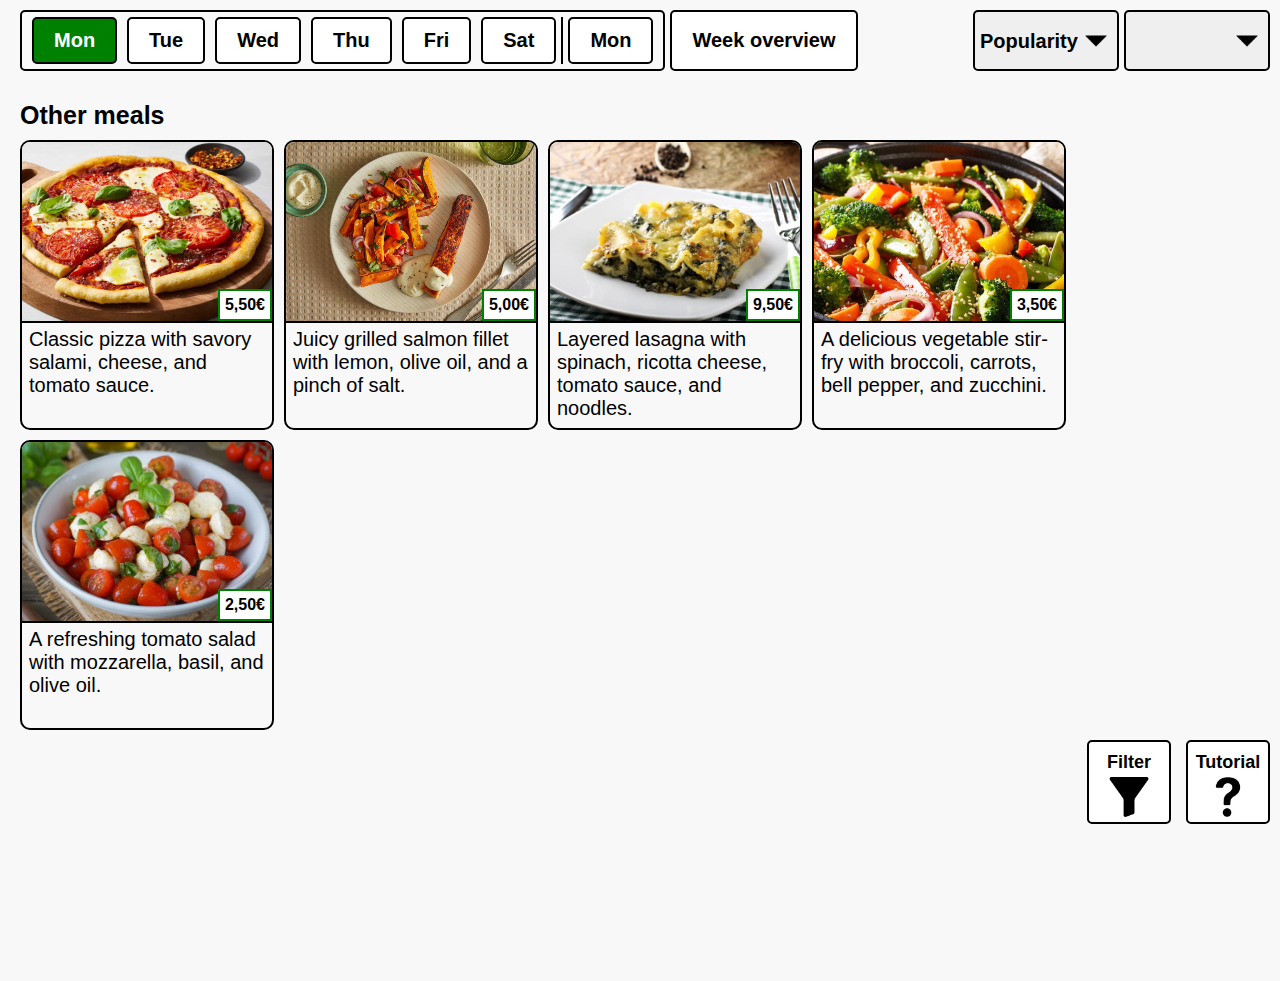
<file: index.html>
<!DOCTYPE html>
<html lang="en">
<head>
    <link rel="stylesheet" type="text/css" href="styles.css">
    <meta charset="UTF-8">
    <title>Mainmenu</title>
</head>
<body>
    <script type="module" src="data.js"></script>
    <script type="module" src="script.js"></script>
    <script type="module" src="wozListener.js"></script>
    <div id="popup">
        <div class="head" id="headPopup">
            <button id="back"></button>
            <div class="completeRight" id="popupHeadRight" style="margin-right: 20px">

            </div>
        </div>
        <!-- Container für den abgerufenen Inhalt -->
        <div id="popupContent">

        </div>
    </div>
    <div class="container">
        <div class="head" id="mainHead">
            <div class="week">
                <button id="btn_monday">Mo</button>
                <button id="btn_tuesday">Di</button>
                <button id="btn_wednesday">Mi</button>
                <button id="btn_thursday">Do</button>
                <button id="btn_friday">Fr</button>
                <button id="btn_saturday">Sa</button>
                <div class="nextWeek"></div>
                <button id="btn_mondayNextWeek">Mo</button>
            </div>
            <button id="weekOverview">Wochenübersicht</button>

            <div class="completeRight" id="mainOptions">
                <div class="time" id="timer">60 Sekunden verbleibend</div>
                <select id="sorting">
                    <option id="option_popularity" value="popularity">Beliebtheit</option>
                    <option id="option_price" value="price">Preis</option>
                </select>
                <select id="language">
                    <option value="german">Deutsch</option>
                    <option value="english">English</option>
                    <option value="only-pictures">Only pictures</option>
                </select>
            </div>
        </div>
        <div class="halfScreen" id="firstUser">
            <div class="content">
                <div class="menu">
                    <div class="menu-title" id="title_preferredMeals">Vorschläge für dich</div>
                    <div class="dishes" id="preferredMeals">

                    </div>
                </div>
                <div class="menu">
                    <div class="menu-title" id="title_otherMeals">Weitere Gerichte</div>
                    <div class="dishes" id="otherMeals">

                    </div>
                </div>
                <div class="completeRight" style="margin-top: 10px">
                    <div class="activeFilters">
                        <span class="text">Active Filters:</span>
                        <div class="filter-icons" id="filters">

                        </div>
                    </div>
                    <div class="filter" id="filter">Filter</div>
                    <div class="tutorial" id="tutorial">Tutorial</div>
                </div>

            </div>
        </div>
        <div class="separator"></div>
        <div class="halfScreen" id="secondUser">
            <div class="content2">
                <div class="menu">
                    <div class="menu-title" id="title_mealsToday">Heutige Gerichte</div>
                    <div class="dishes" id="mealsToday">

                    </div>
                </div>
            </div>
        </div>
    </div>
</body>
</html>
</file>
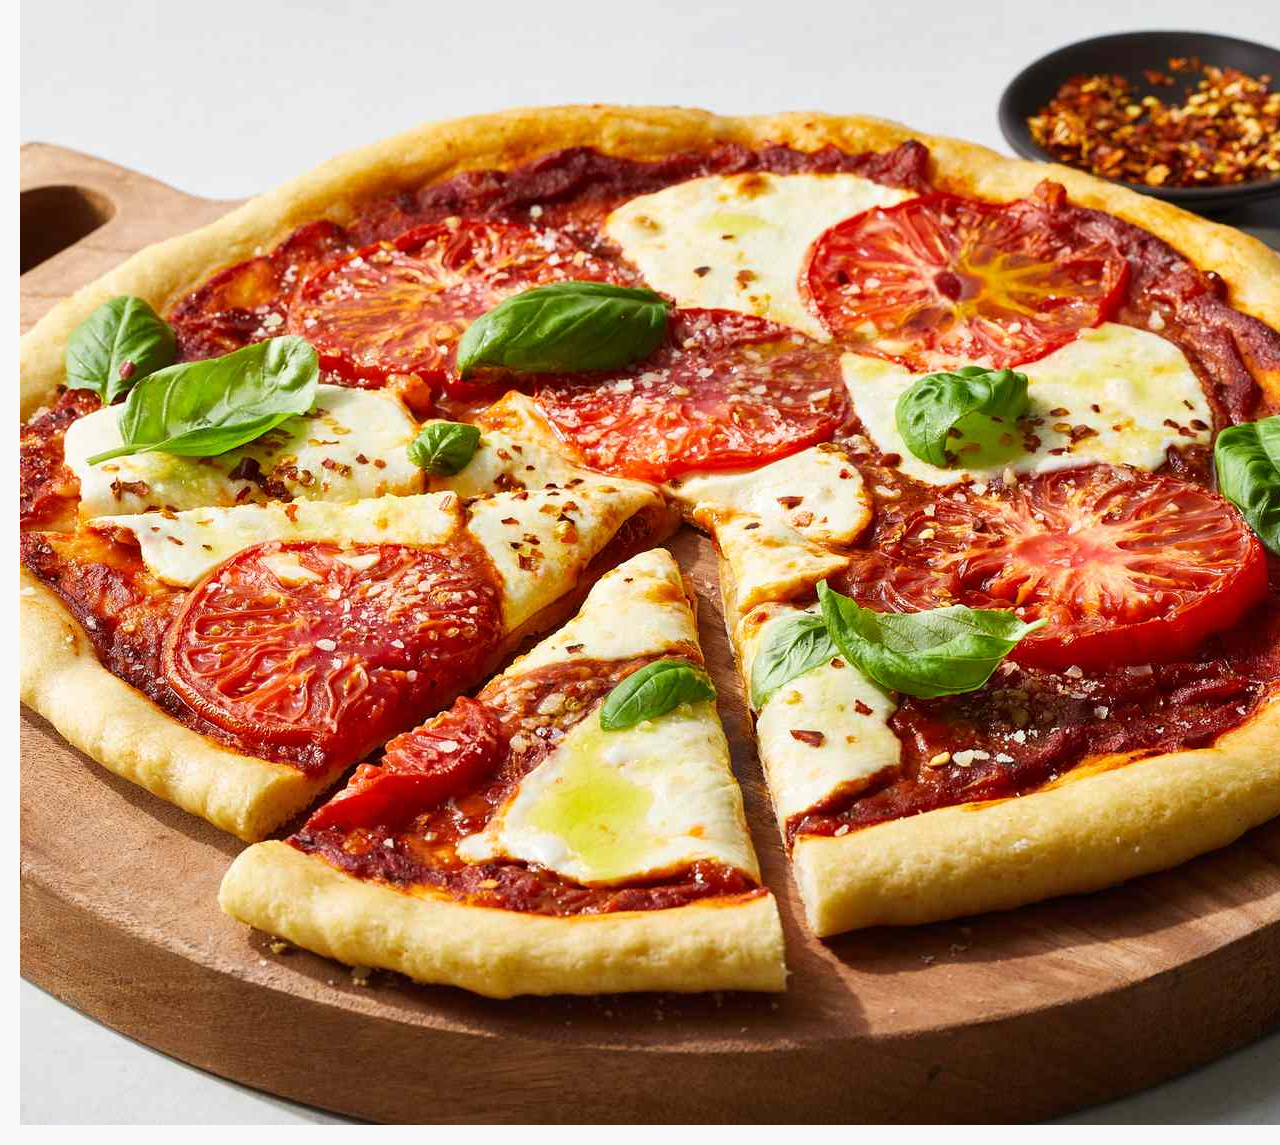
<file: testPage.html>
<!DOCTYPE html>
<html>
<head>
    <meta charset="UTF-8">
    <title>Food Item</title>
    <link rel="stylesheet" type="text/css" href="styles.css">
</head>
<body>
    <div class="container">
        <img id="foodImage" src="pizza.jpg" alt="pizza">
        <div id="buttons">
            <button id="likeButton">Like</button>
            <button id="dislikeButton">Dislike</button>
        </div>
        <table id="foodInfo">
        </table>
    </div>
    <script src="script.js"></script>
</body>
</html>
</file>
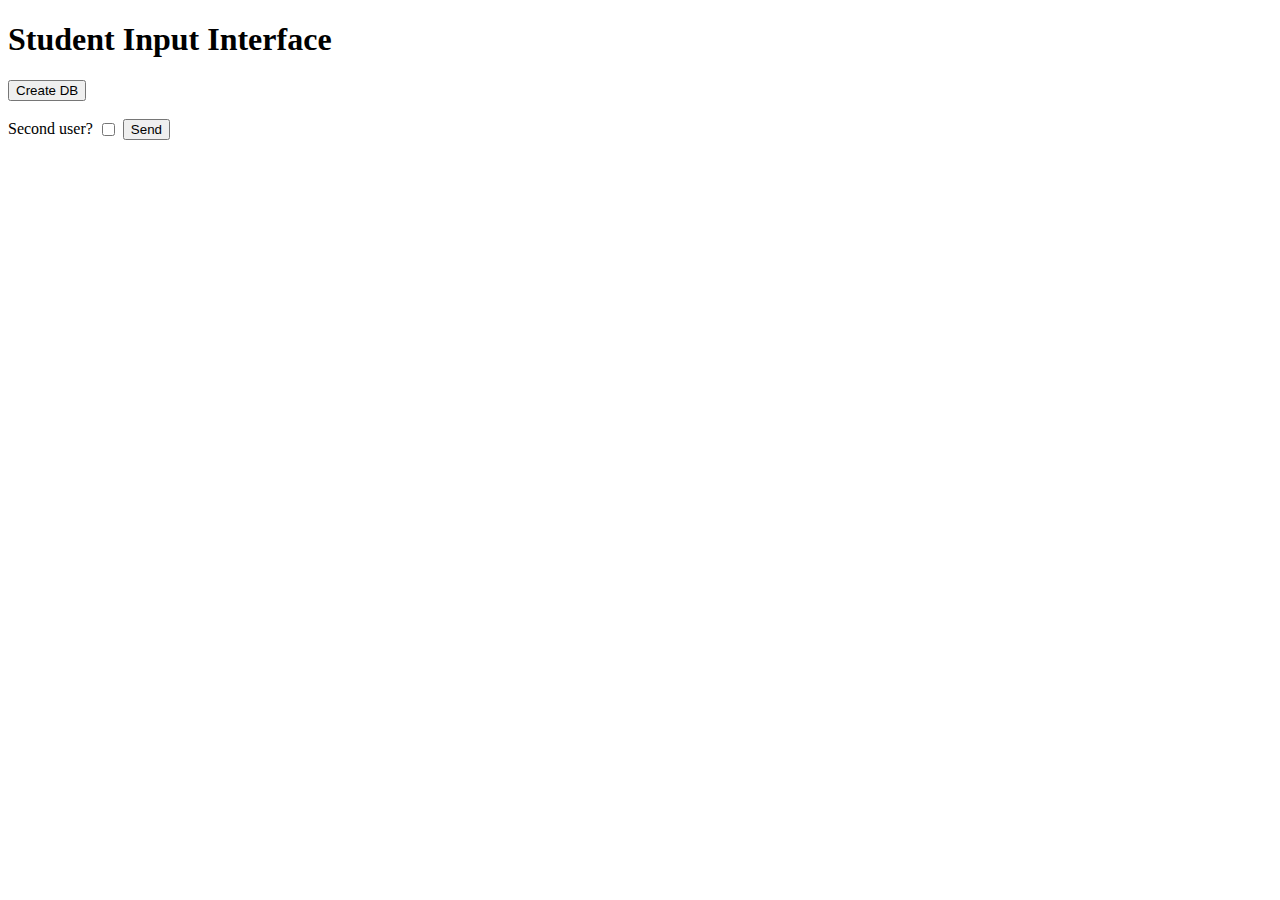
<file: woz.html>
<!DOCTYPE html>
<html>
<head>
<title>WoZ</title>
<script type="text/javascript" src="woz.js"></script>
</head>
<body>

<h1>Student Input Interface</h1>

<form>
  <input type="button" value="Create DB" id="create" onclick="createDB();"><br/>
</form> 

<br/>

<form style="display: flex; align-items: center; gap: 5px;">
  <label for="checkBoxSecondUser">Second user?</label>
  <input type="checkbox" id="checkBoxSecondUser">
  <input type="button" value="Send" id="secondUser" onclick="set('secondUser')">
</form>

</body>
</html>
</file>
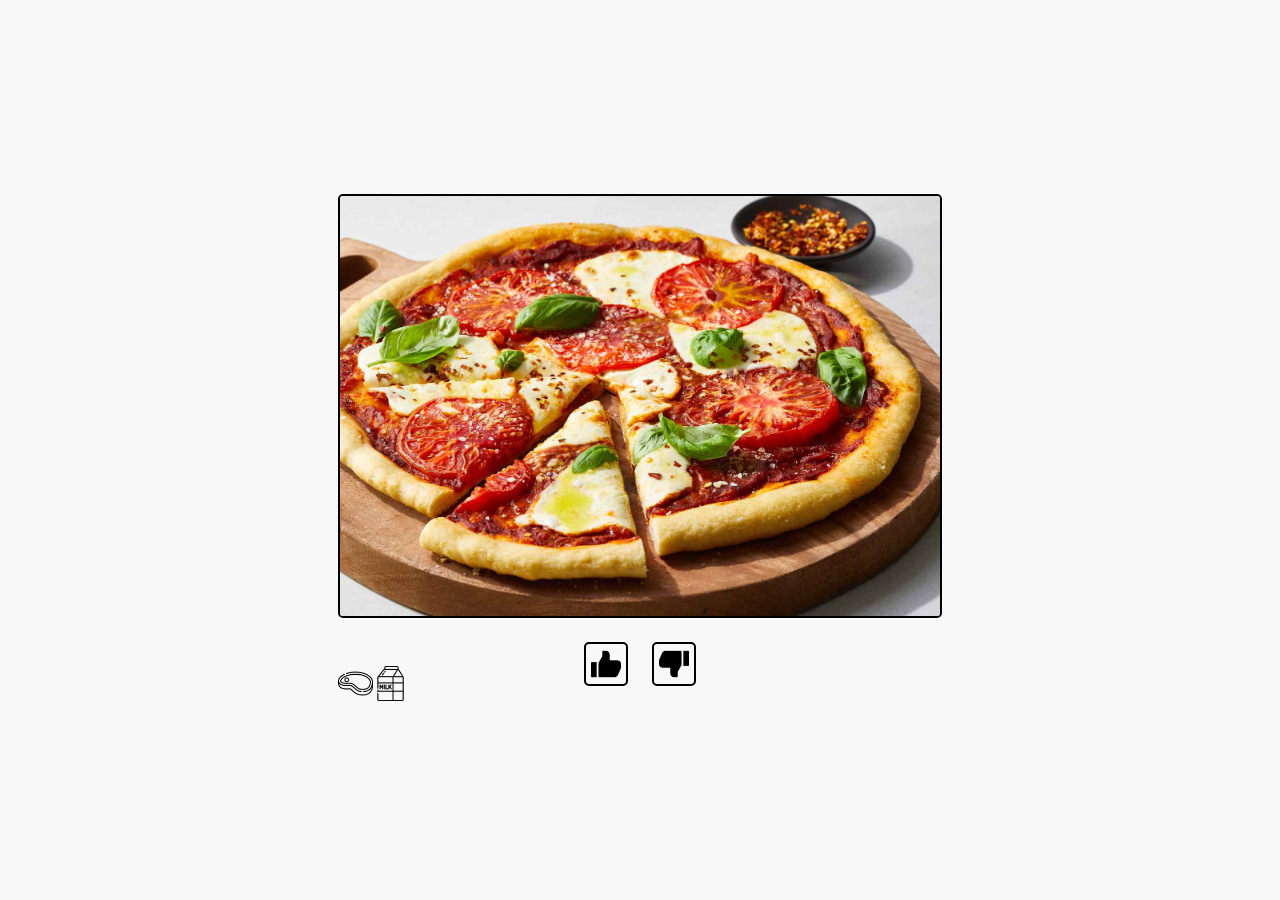
<file: dishView/dishView.html>
<!DOCTYPE html>
<html>
<head>
    <meta charset="UTF-8">
    <title>Food Item</title>
    <link rel="stylesheet" type="text/css" href="/dishView/dishView.css">
</head>
<body>
    <div class="container">
        <img id="foodImage" alt="image dish">
        <div id="buttons">
            <button id="likeButton"></button>
            <button id="dislikeButton"></button>
        </div>
        <table id="foodInfo">
        </table>
    </div>
    <script type="module" src="/dishView/dishViewScript.js"></script>
</body>
</html>
</file>
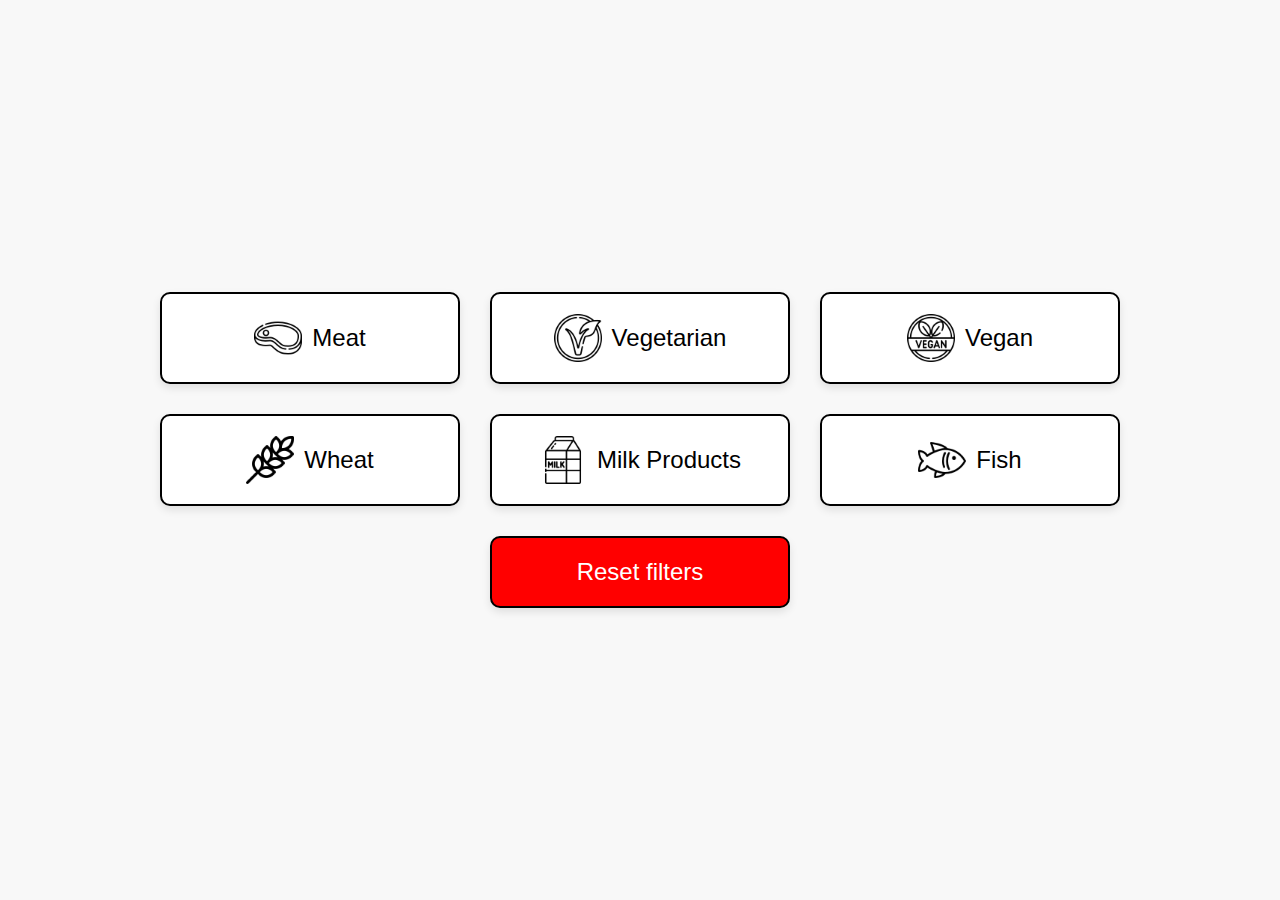
<file: filterView/filter.html>
<!DOCTYPE html>
<html lang="en">
<head>
    <meta charset="UTF-8">
    <meta name="viewport" content="width=device-width, initial-scale=1.0">
    <title>Filter</title>
    <link rel="stylesheet" href="filter.css">
</head>
<body>
<div class="filter-container">
    <div class="filter-line">
        <button class="filter-btn with-icon" id="meat">
            <img src="../icons/meat.png" alt="">
            <span class="text-content">Fleisch</span>
        </button>
        <button class="filter-btn with-icon" id="vegetarian">
            <img src="../icons/vegetarian.png" alt="">
            <span class="text-content">Vegetarisch</span>
        </button>
        <button class="filter-btn with-icon" id="vegan">
            <img src="../icons/vegan.png" alt="">
            <span class="text-content">Vegan</span>
        </button>
    </div>
    <div class="filter-line">
        <button class="filter-btn with-icon" id="wheat">
            <img src="../icons/wheat.png" alt="">
            <span class="text-content">Weizen</span>
        </button>
        <button class="filter-btn with-icon" id="milk">
            <img src="../icons/milk.png" alt="">
            <span class="text-content">Milk Produkt</span>
        </button>
        <button class="filter-btn with-icon" id="fisch">
            <img src="../icons/fish.png" alt="">
            <span class="text-content">Fisch</span>
        </button>
    </div>
    <button class="reset-btn" id="reset">Reset Filters</button>
</div>

<script type="module" src="filter.js"></script>
</body>
</html>
</file>
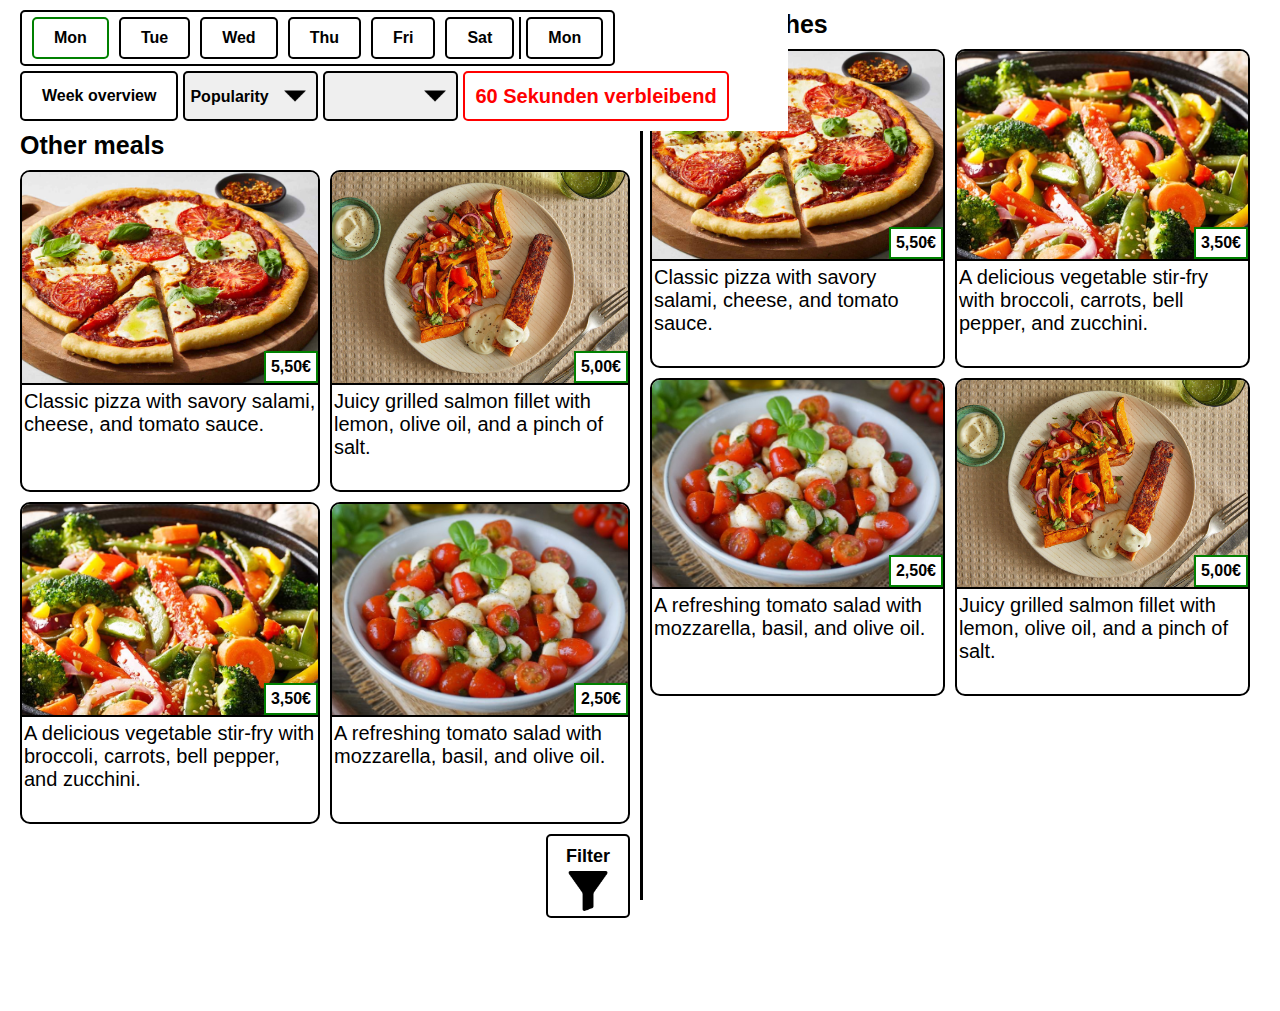
<file: mainmenu/mainmenu.html>
<!DOCTYPE html>
<html lang="en">
<head>
    <link rel="stylesheet" type="text/css" href="styles.css">
    <meta charset="UTF-8">
    <title>Mainmenu</title>
</head>
<body>
    <script type="module" src="data.js"></script>
    <script type="module" src="mainmenu.js"></script>
    <div class="container">
        <div class="head">
            <div class="week">
                <button id="btn_monday">Mo</button>
                <button id="btn_tuesday">Di</button>
                <button id="btn_wednesday">Mi</button>
                <button id="btn_thursday">Do</button>
                <button id="btn_friday">Fr</button>
                <button id="btn_saturday">Sa</button>
                <div class="nextWeek"></div>
                <button id="btn_mondayNextWeek">Mo</button>
            </div>
            <button id="weekOverview">Wochenübersicht</button>
            <div class="completeRight">
                <select id="sorting">
                    <option id="option_popularity" value="popularity">Beliebtheit</option>
                    <option id="option_price" value="price">Preis</option>
                </select>
                <select id="language">
                    <option value="german">German</option>
                    <option value="english">English</option>
                    <option value="only-pictures">Only pictures</option>
                </select>
                <div class="time" id="timer">60 Sekunden verbleibend</div>
            </div>
        </div>
        <div class="halfScreen" id="firstUser">
            <div class="content">
                <div class="menu">
                    <div class="menu-title" id="title_preferredMeals">Vorschläge für dich</div>
                    <div class="dishes" id="preferredMeals">

                    </div>
                </div>
                <div class="menu">
                    <div class="menu-title" id="title_otherMeals">Weitere Gerichte</div>
                    <div class="dishes" id="otherMeals">

                    </div>
                </div>
                <div class="filter">Filter</div>
            </div>
        </div>
        <div class="separator"></div>
        <div class="halfScreen" id="secondUser">
            <div class="content2">
                <div class="menu">
                    <div class="menu-title" id="title_mealsToday">Heutige Gerichte</div>
                    <div class="dishes" id="mealsToday">

                    </div>
                </div>
            </div>
        </div>
    </div>
</body>
</html>
</file>
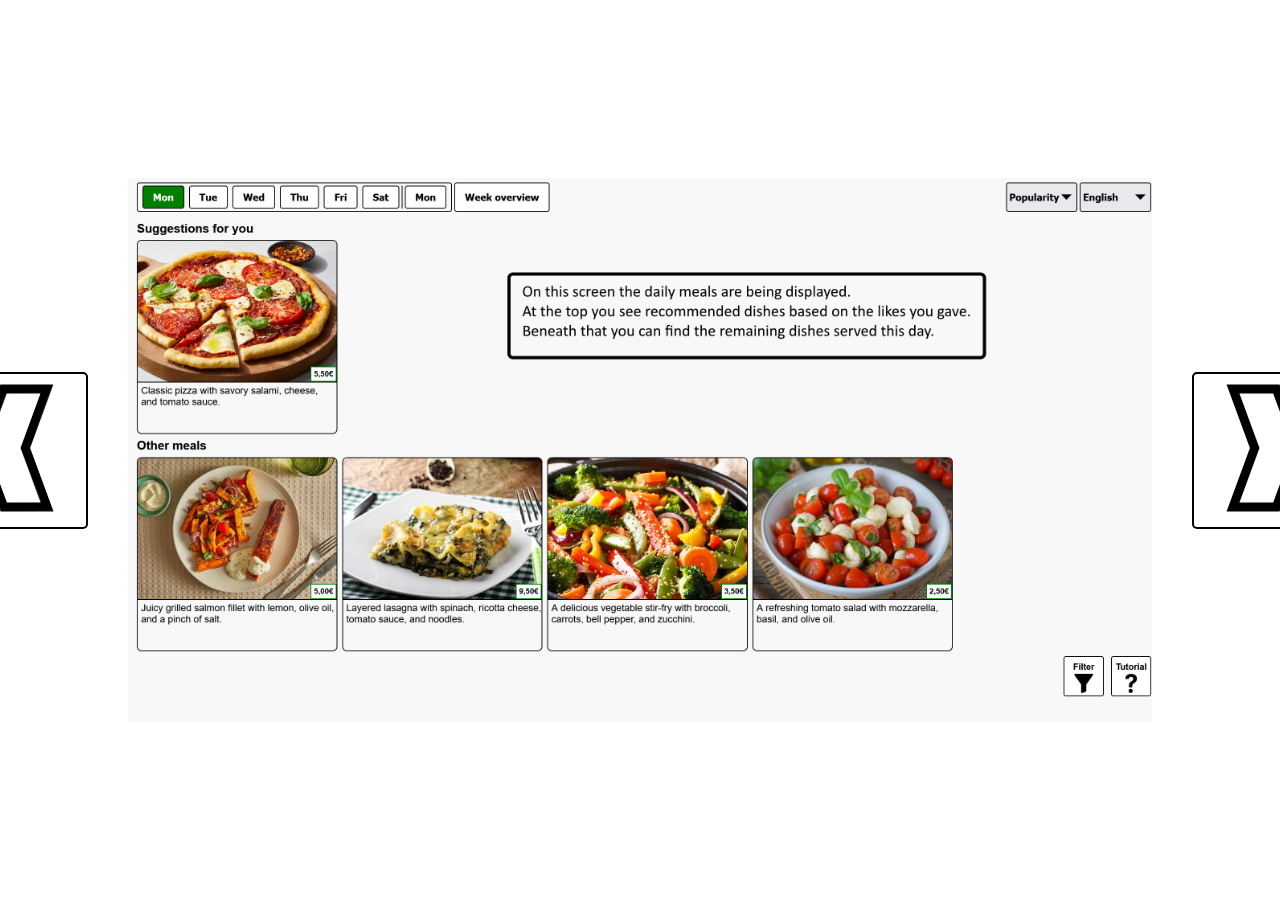
<file: tutorial/tutorial.html>
<!DOCTYPE html>
<html lang="en">
<head>
    <meta charset="UTF-8">
    <meta name="viewport" content="width=device-width, initial-scale=1.0">
    <title>Tutorial</title>
    <link rel="stylesheet" href="tutorial.css">
    
</head>
<body>
    <button id="previousImage">
        <img src="../icons/menu_backward.png" alt="previous image">
        </button>
    <img src="" alt="tutorial_image" id="shownImage">
    <button id="nextImage">
        <img src="../icons/menu_forward.png">
    </button>

    <script type="module" src="./tutorial.js"></script>
</body>
</html>
</file>
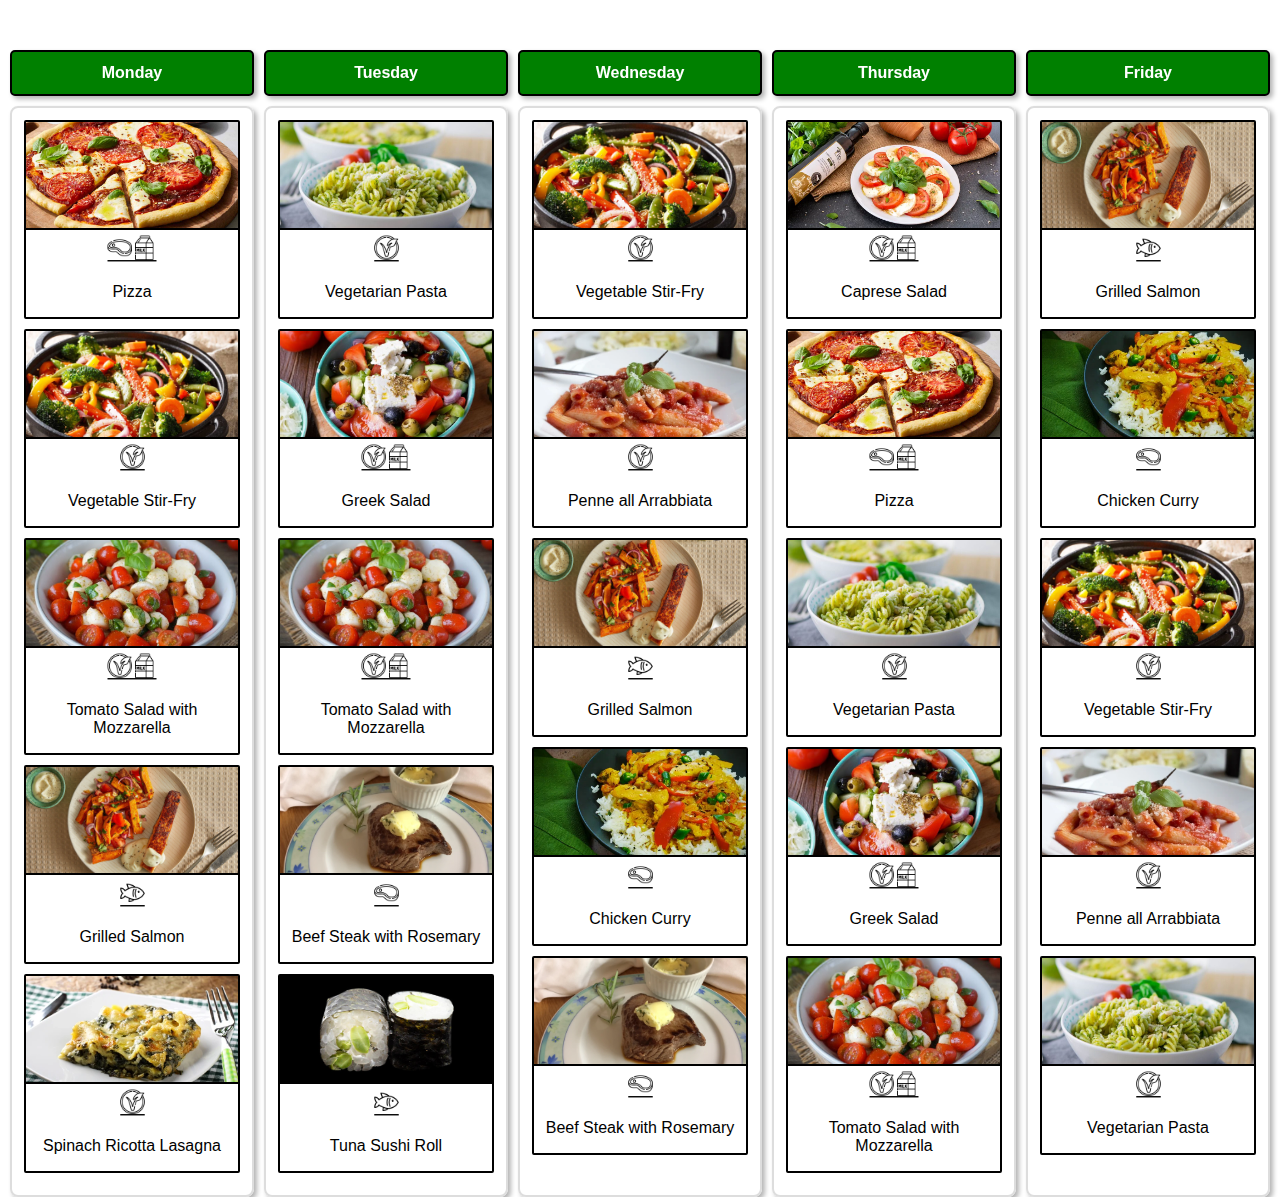
<file: weekView/weekView.html>
<!DOCTYPE html>
<html lang="en">
<head>
    <meta charset="UTF-8">
    <title>Weekly Menu</title>
    <link rel="stylesheet" type="text/css" href="weekView.css">
</head>
<body>
    <script type="module" src="weekViewScript.js"></script>
    <div class="container">
        <table id="weekly-menu">
            <thead>
            <tr>
                <th id="label-Monday">Montag</th>
                <th id="label-Tuesday">Dienstag</th>
                <th id="label-Wednesday">Mittwoch</th>
                <th id="label-Thursday">Donnerstag</th>
                <th id="label-Friday">Freitag</th>
            </tr>
            </thead>
            <tbody>

            </tbody>
        </table>
    </div>
</body>
</html>
</file>
<file: styles.css>
body {
    font-family: Arial, sans-serif;
    padding: 0 0  10px 10px;
    margin: 0 0 10px 10px;
    background-color: #f8f8f8;
}

.container {
    display: flex;
    flex-direction: row;
    height: 100%;
}

.content, .content2{
    margin-top: 60px;
    height: 100%;
    width: 100%;
    overflow-y: auto;
}

.content2 {
    margin-top: 0;
    padding-left: 10px;
}


.halfScreen {
    min-width: 50%;
    height: 100vh;
    width: 100%;
}


.head {
    min-width: 750px;
    box-sizing: border-box;
    max-width: 50%;
    padding: 10px 10px 10px 20px;
    display: flex;
    flex-wrap: wrap;
    justify-content: flex-start;
    flex-direction: row;
    z-index: 1000;
    background-color: #f8f8f8;
    position: fixed;
    top: 0;
    left: 0;
    right: 0;
    gap: 5px;
}

#headPopup {

}

.completeRight {
    display: flex;
    justify-content: flex-end;
    margin-left: auto;
    column-gap: 5px;
}


#weekOverview {
    max-width: 200px;
    margin: 0;
}

.week {
    display: flex;
    flex-direction: row;
    justify-content: space-between;
    padding: 5px;
    border-radius: 5px;
    border: 2px solid black;
}

.activeFilters {
    border: 2px solid black;
    border-radius: 5px;
    padding: 5px 5px 5px 10px;
    display: flex;
    flex-direction: row;
    align-items: center;
}

.filter-icons > img {
    width: 3em;
    padding-right: 5px;
}

.activeFilters > span {
    font-weight: bold;
    font-size: 20px;
    padding-right: 5px;
}

.nextWeek {
    border-left: 2px solid black;
}

.separator {
    border-left: 3px solid black;
    height: 100vh;
    position: fixed;
    top: 0;
    left: 50%;
}

button {
    justify-content: center;
    border-radius: 5px;
    border: 2px solid black;
    padding: 10px 20px;
    margin: 0 5px;
    font-weight: bold;
    background-color: white;
    cursor: pointer;
    font-size: 20px;
}

.time {
    display: flex;
    flex-direction: column;
    padding-right: 10px;
    padding-left: 10px;
    justify-content: center;
    border-radius: 5px;
    border: 2px solid red;
    font-weight: bold;
    background-color: white;
    cursor: pointer;
    font-size: 20px;
    white-space: nowrap;
    color: red;
}

select {
    box-sizing: border-box;
    font-weight: bold;
    padding: 5px 10px 5px 5px;
    font-size: 20px;
    height: 100%;
    width: 100%;
    border: 2px solid black;
    border-radius: 5px;
    appearance: none;
    background-image: url("icons/dropdown-pfeil.png");
    background-repeat: no-repeat;
    background-position: right 10px center;
    background-size: 22px;
    min-width: 145px;
    min-height: 60px;
    cursor: pointer;
}

.menu {
    display: flex;
    flex-direction: column;
    padding-top: 10px;
}

.menu-title {
    font-weight: bold;
    font-size: 25px;
}

.dishes {
    display: flex;
    justify-content: left;
    flex-wrap: wrap;
}

.dish {
    flex: 0 0 19.5%;
    margin-top: 10px;
    max-width: 100%;
    min-width: 250px;
    display: flex;
    flex-direction: column;
    border: 2px solid black;
    border-radius: 10px;
    overflow: hidden;
    cursor: pointer;
    margin-right: 10px;
}

.dish-head {
    position: relative;
    flex-grow: 1;
}

.dish-head > img {
    width: 100%;
    height: 100%;
    object-fit: cover;
    aspect-ratio: 1 / 0.7;
}

.dish-description {
    height: 100px;
    border-top: 2px solid black;
    padding-top: 5px;
    padding-left: 7px;
    font-size: 20px;
}

.price {
    position: absolute;
    bottom: 0;
    right: 0;
    z-index: 1;
    padding: 5px;
    background-color: white;
    border: 2px solid green;
    font-weight: bold;
}

.filter {

    display: flex;
    justify-content: center;
    font-weight: bold;
    font-size: 18px;
    border: 2px solid black;
    border-radius: 5px;
    padding: 10px;
    background: white url("/icons/filter.png") bottom 5px center no-repeat;
    background-size: 40px;
    height: 60px;
    width: 60px;
    cursor: pointer;
}

.tutorial {

    display: flex;
    justify-content: center;
    font-weight: bold;
    font-size: 18px;
    border: 2px solid black;
    border-radius: 5px;
    padding: 10px;
    background: white url("/icons/questionmark.png") bottom 5px center no-repeat;
    background-size: 40px;
    height: 60px;
    width: 60px;
    cursor: pointer;
}

#popup {
    display: none;
    box-sizing: border-box;
    position: fixed;
    top: 0;
    left: 0;
    margin: auto;
    width: 100%;
    padding: 20px;
    height: 100%;
    overflow: auto;
    background-color: #f8f8f8;
    border: 2px solid #ccc;
    z-index: 9999;
}

#popupContent {
    width: 100%;
    height: 100%;
    border: none;
}

#popupIframe {
    width: 100%;
    height: 100%;
    border: none;
}

#back {
    background: white url("/icons/back.png") center no-repeat;
    background-size: 35px;
    padding-left: 20px;
    padding-right: 20px;
}
</file>
<file: dishView/dishView.css>
body {
    display: flex;
    justify-content: center;
    align-items: center;
    height: 100vh;
    margin: 0;
    background-color: #f8f8f8;
    font-family: Arial, sans-serif;
}

.container {
    text-align: center;
    position: relative;
}

#foodImage {
    border: 2px solid black;
    position: relative;
    border-radius: 5px;
    width: 600px;
    height: 420px;
    aspect-ratio: 1 / 0.7;
    object-fit: cover;
}

#buttons {
    margin-top: 20px;
}

button {
    margin: 0 10px;
    padding: 20px 20px;
    font-size: 16px;
    cursor: pointer;
    justify-content: center;
    border-radius: 5px;
    border: 2px solid black;
    padding: 20px 20px;
    background-color: white;
    cursor: pointer;
}

.liked {
    background: green;
}

.neutral {
    background: white;
}

.disliked {
    background: red;
}

#foodInfo {
    display: flex;
    justify-content: center;
    margin-top: 20px;
    border-collapse: collapse;
}

#foodInfo td, #foodInfo th {
    border: 2px solid black;
    padding: 8px;
}

#foodInfo tr:nth-child(even) {
    background-color: #bbbbbb5b;
}

#likeButton {
    background: url("/icons/like.png") center no-repeat;
    background-size: 30px;
    padding-left: 20px;
    padding-right: 20px;
    position: relative;
}

#dislikeButton {
    background: url("/icons/dislike.png") center no-repeat;
    background-size: 30px;
    padding-left: 20px;
    padding-right: 20px;
    position: relative;
}

.icon-symbols {
    position: absolute;
    bottom: 0;
    left: 0;
    display: flex;
    justify-content: center;
}

.icon {
    width: 10px; 
    height: 18px; 
    margin: 0 5px;
}

.symbol {
    width: 35px; 
    height: 35px; 
    font-size: 40px; 
    margin-bottom: 5px;
    display: block; 
}
</file>
<file: mainmenu/styles.css>
body {
    font-family: Arial, sans-serif;
    padding: 0 10px 10px 10px;
    margin: 0 10px 10px 10px;
}

.container {
    display: flex;
    flex-direction: row;
}

.content, .content2{
    margin-top: 60px;
    height: 100%;
    overflow-y: auto;
}

.content2 {
    margin-top: 0;
    padding-left: 10px;
}


.halfScreen {
    min-width: 50%;
    height: 100vh;
}


.head {
    min-width: 750px;
    box-sizing: border-box;
    max-width: 50%;
    padding: 10px 10px 10px 20px;
    display: flex;
    flex-wrap: wrap;
    justify-content: flex-start;
    flex-direction: row;
    z-index: 1000;
    background-color: white;
    position: fixed;
    top: 0;
    left: 0;
    right: 0;
    gap: 5px;
}

.completeRight {
    display: flex;
    justify-content: flex-end;
    margin-left: auto;
    column-gap: 5px;
}


#weekOverview {
    max-width: 200px;
    margin: 0;
}

.week {
    display: flex;
    flex-direction: row;
    justify-content: space-between;
    padding: 5px;
    border-radius: 5px;
    border: 2px solid black;
}

.nextWeek {
    border-left: 2px solid black;
}

.separator {
    border-left: 3px solid black;
    height: 100vh;
    position: fixed;
    top: 0;
    left: 50%;
}

button {
    justify-content: center;
    border-radius: 5px;
    border: 2px solid black;
    padding: 10px 20px;
    margin: 0 5px;
    font-weight: bold;
    background-color: white;
    cursor: pointer;
    font-size: 16px;
}

.time {
    display: flex;
    flex-direction: column;
    padding-right: 10px;
    padding-left: 10px;
    justify-content: center;
    border-radius: 5px;
    border: 2px solid red;
    font-weight: bold;
    background-color: white;
    cursor: pointer;
    font-size: 20px;
    white-space: nowrap;
    color: red;
}

select {
    box-sizing: border-box;
    font-weight: bold;
    padding: 5px;
    font-size: 16px;
    height: 100%;
    width: 100%;
    border: 2px solid black;
    border-radius: 5px;
    appearance: none;
    background-image: url("../icons/dropdown-pfeil.png");
    background-repeat: no-repeat;
    background-position: right 10px center;
    background-size: 22px;
    min-width: 135px;
    min-height: 50px;
    cursor: pointer;
}

.menu {
    flex: 1;
    display: flex;
    flex-direction: column;
    padding-top: 10px;
}

.menu-title {
    font-weight: bold;
    font-size: 25px;
}

.dishes {
    display: flex;
    justify-content: left;
    flex-wrap: wrap;
}

.dish {
    flex: 1 1 0;
    margin-top: 10px;
    min-width: 250px;
    display: flex;
    flex-direction: column;
    border: 2px solid black;
    border-radius: 10px;
    overflow: hidden;
    cursor: pointer;
    margin-right: 10px;
}

.dish-head {
    position: relative;
    flex-grow: 1;
}

.dish-head > img {
    width: 100%;
    height: 100%;
    object-fit: cover;
    aspect-ratio: 1 / 0.7;
}

.dish-description {
    height: 100px;
    border-top: 2px solid black;
    padding-top: 5px;
    padding-left: 2px;
    font-size: 20px;
}

.price {
    position: absolute;
    bottom: 0;
    right: 0;
    z-index: 1;
    padding: 5px;
    background-color: white;
    border: 2px solid green;
    font-weight: bold;
}

.filter {
    margin-top: 10px;
    margin-right: 10px;
    margin-left: auto;
    display: flex;
    justify-content: center;
    font-weight: bold;
    font-size: 18px;
    border: 2px solid black;
    border-radius: 5px;
    padding: 10px;
    background: white url("../icons/filter.png") bottom 5px center no-repeat;
    background-size: 40px;
    height: 60px;
    width: 60px;
    cursor: pointer;
}
</file>
<file: tutorial/tutorial.css>
body {
    display: flex;
    flex-direction: row;
    align-items: center;
    justify-content: center;
    height: 100vh;
    margin: 0;
}

button {
    justify-content: center;
    border-radius: 5px;
    border: 2px solid black;
    padding: 10px 5px;
    margin: 0 40px;
    font-weight: bold;
    background-color: white;
    cursor: pointer;
    font-size: 20px;
}

#image-container {
    text-align: center;
    max-width: 100%;
}

#shownImage {
    max-width: 80%;
    max-height: 80vh;
}
</file>
<file: weekView/weekView.css>
html, body {
    margin: 0;
}

body {
    font-family: Arial, sans-serif;
}

#weekly-menu {
    width: 100%;
    table-layout: fixed;
    border-collapse: separate;
    border-spacing: 10px 5px;
}

#weekly-menu th,
#weekly-menu td {
    padding: 12px;
    border: 2px solid #ddd;
    border-radius: 8px;
    box-shadow: 3px 3px 5px rgba(0, 0, 0, 0.3);
}

#weekly-menu tr {
    width: 100%;
}


#weekly-menu td {
    position: relative;
    top: 50px;
    padding: 12px;
    vertical-align: top;
    overflow-y: auto;
}

#weekly-menu td img {
    aspect-ratio: 1 / 0.5;
    object-fit: cover;
}

#weekly-menu td a {
    text-decoration: none;
    color: black;
    font-weight: bold;
}

#weekly-menu th {
    background-color: green;
    color: white;
    border: 2px solid black;
    border-radius: 5px;
}

#weekly-menu img {
    max-width: 100%;
    border-bottom: 2px solid black;
}

thead {
    position: sticky;
    top: 50px;
    background-color: white;
    z-index: 100;
}

table {}

.dish {
    min-height: 20%;
    box-sizing: border-box;
    display: flex;
    flex-direction: column;
    align-items: center;
    justify-content: flex-start;
    text-align: center;
    margin-bottom: 10px;
    border: 2px solid black;
    border-radius: 2px;
}
.icon-symbols {
    display: flex;
    justify-content: center;
    scale: 0.70;
}

.icon {
    width: 10px; 
    height: 18px; 

}

.symbol {
    width: 35px; 
    height: 35px; 
    font-size: 40px;
    display: block; 
}
</file>
<file: filterView/filter.css>
body {
    font-family: Arial, sans-serif;
    margin: 0;
    padding: 0;
    height: 100vh;
    overflow: hidden;
    background-color: #f8f8f8;
}

.filter-btn, .reset-btn{
    padding: 20px;
    margin: 15px;
    cursor: pointer;
    border: 2px solid #000;
    border-radius: 10px;
    display: inline-block;
    min-width: 300px;
    font-size: 1.5em;
    background-color: #fff;
    box-shadow: 0 4px 8px rgba(0, 0, 0, 0.1);
}

.with-icon {
    display: flex;
    justify-content: center;
    align-items: center;
    flex-direction: row;
}

.with-icon > img {
    width: 2em;
    padding-right: 10px;
}

.reset-btn {
    background-color: red;
    color: white;
}

.disabled {
    text-decoration: line-through;
}

.filter-btn.large {
    padding: 24px;
}

.filter-line {
    width: 100%;
    display: flex;
    flex-direction: row;
    justify-content: center;
    align-items: center;
    flex-wrap: wrap;
}

.filter-container {
    display: flex;
    flex-direction: column;
    justify-content: center;
    align-items: center;
    height: 100%;
}

.back-btn {
    padding: 12px;
    cursor: pointer;
    border: 2px solid #000;
    border-radius: 10px;
    font-size: 16px;
    background-color: #fff;
}
</file>
